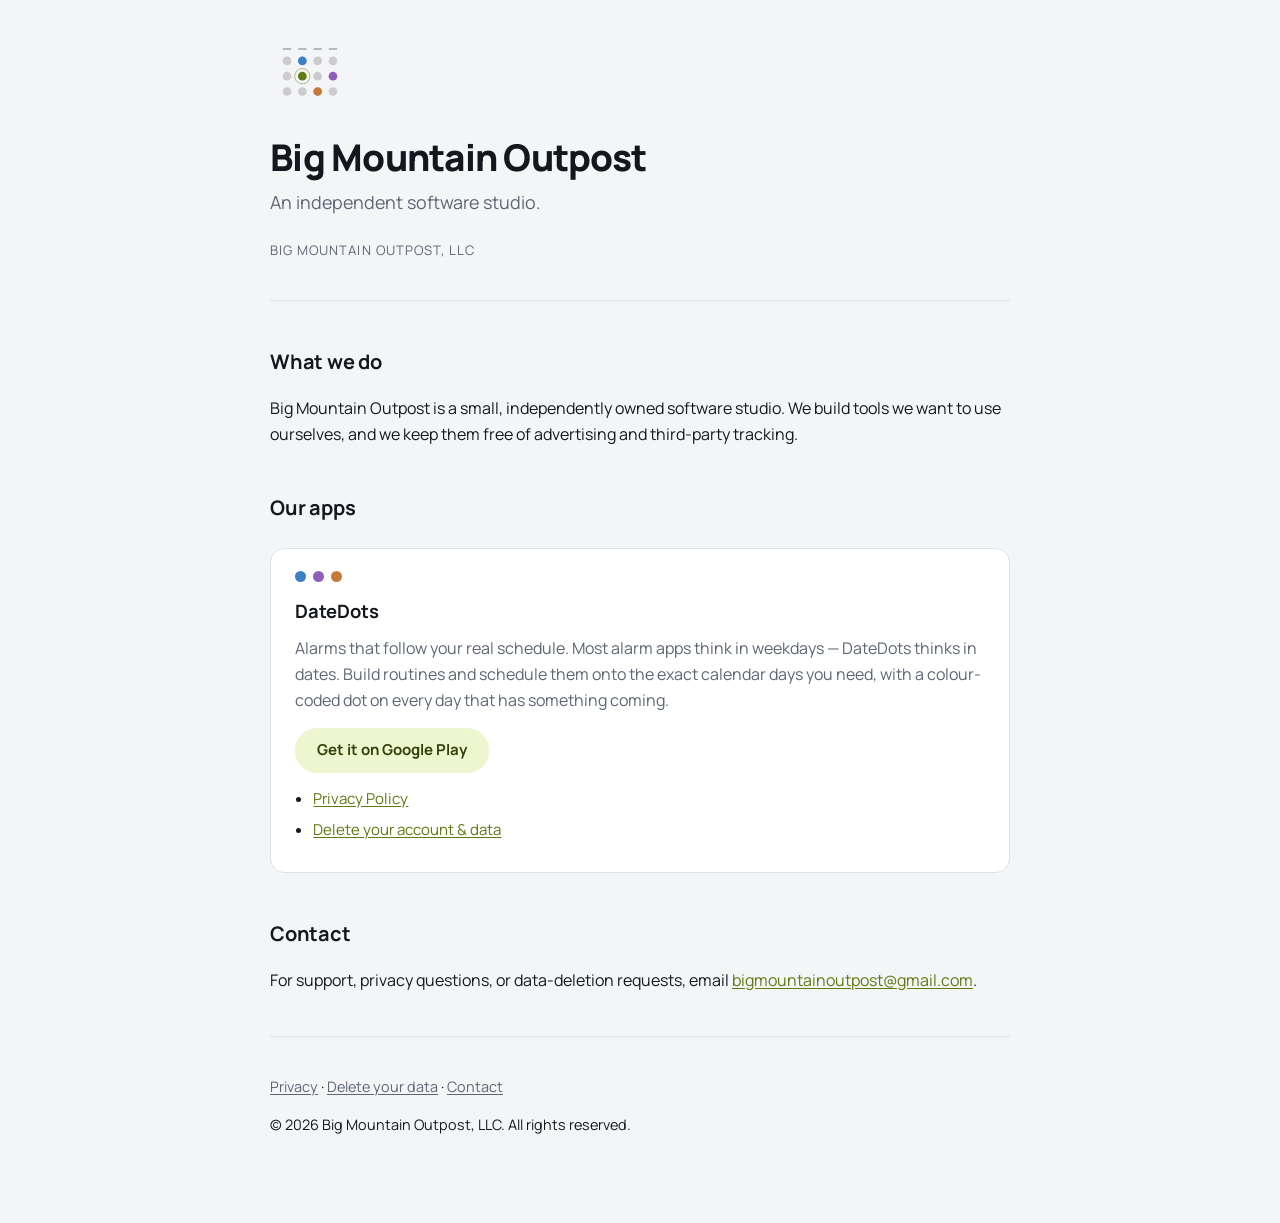
<file: index.html>
<!DOCTYPE html>
<html lang="en">
<head>
<meta charset="utf-8">
<meta name="viewport" content="width=device-width, initial-scale=1">
<title>Big Mountain Outpost, LLC</title>
<meta name="description" content="Big Mountain Outpost, LLC — an independent software studio. Maker of DateDots, an alarm app built around the calendar.">
<meta name="color-scheme" content="light dark">
<link rel="stylesheet" href="assets/site.css">
<link rel="icon" href="datedots-icon.svg" type="image/svg+xml">
<style>
  /* Page-specific layout only. The visual system lives in assets/site.css. */
  body { max-width: 780px; }
  .hero .mark { width: 80px; height: 80px; margin-bottom: 24px; }
  .hero h1 { font-size: 2.3em; line-height: 1.15; margin-bottom: 10px; }
  .lede { font-size: 1.12em; color: var(--on-variant); margin: 0; max-width: 34em; }
  .entity { font-size: 0.82em; color: var(--on-variant); letter-spacing: 0.08em;
            text-transform: uppercase; margin-top: 22px; }
  .product { background: var(--container); border: 1px solid var(--hairline);
             border-radius: 14px; padding: 22px 24px; margin: 24px 0; }
  .product h3 { margin: 0 0 8px; font-size: 1.15em; }
  .product p { margin: 0 0 14px; color: var(--on-variant); }
  /* The store link is the one action on this page, so it reads as a button
     rather than another bullet. Tonal, not filled: the accent is spent once.
     Do not move this into assets/site.css — that file is GENERATED by
     chronos/tools/gen_legal_html.py and hand edits are overwritten. */
  .product .store { margin: 0 0 14px; }
  .product .store a { display: inline-block; background: var(--accent-container);
                      color: var(--on-accent-container); padding: 10px 22px;
                      border-radius: 22px; font-weight: 700;
                      text-decoration: none; font-size: 0.94em; }
  .product .store a:hover, .product .store a:focus-visible {
                      background: var(--primary); color: var(--surface); }
  .product ul { margin: 0; padding-left: 1.15em; }
  .product li { font-size: 0.94em; }
  .legend { display: flex; gap: 7px; margin-bottom: 14px; }
  .legend i { width: 11px; height: 11px; border-radius: 50%; display: block; }
</style>
</head>
<body>

<div class="hero">
  <img class="mark mark-light" src="datedots-mark-on-light.svg" alt="Big Mountain Outpost">
  <img class="mark mark-dark" src="datedots-mark-on-dark.svg" alt="Big Mountain Outpost">
  <h1>Big Mountain Outpost</h1>
  <p class="lede">An independent software studio.</p>
  <p class="entity">Big Mountain Outpost, LLC</p>
</div>

<hr>

<h2>What we do</h2>
<p>Big Mountain Outpost is a small, independently owned software studio. We build
tools we want to use ourselves, and we keep them free of advertising and
third-party tracking.</p>

<h2>Our apps</h2>

<div class="product">
  <div class="legend">
    <i style="background:#3D7FC4"></i><i style="background:#8E5FB8"></i><i style="background:#C67A3A"></i>
  </div>
  <h3>DateDots</h3>
  <p>Alarms that follow your real schedule. Most alarm apps think in weekdays —
  DateDots thinks in dates. Build routines and schedule them onto the exact
  calendar days you need, with a colour-coded dot on every day that has something
  coming.</p>
  <p class="store"><a href="https://play.google.com/store/apps/details?id=com.bigmountainoutpost.datedots">Get it on Google Play</a></p>
  <ul>
    <li><a href="privacy.html">Privacy Policy</a></li>
    <li><a href="delete.html">Delete your account &amp; data</a></li>
  </ul>
</div>

<h2>Contact</h2>
<p>For support, privacy questions, or data-deletion requests, email
<a href="mailto:bigmountainoutpost@gmail.com">bigmountainoutpost@gmail.com</a>.</p>

<footer>
  <p><a href="privacy.html">Privacy</a> · <a href="delete.html">Delete your data</a> ·
     <a href="mailto:bigmountainoutpost@gmail.com">Contact</a></p>
  <p>© 2026 Big Mountain Outpost, LLC. All rights reserved.</p>
</footer>

</body>
</html>
</file>
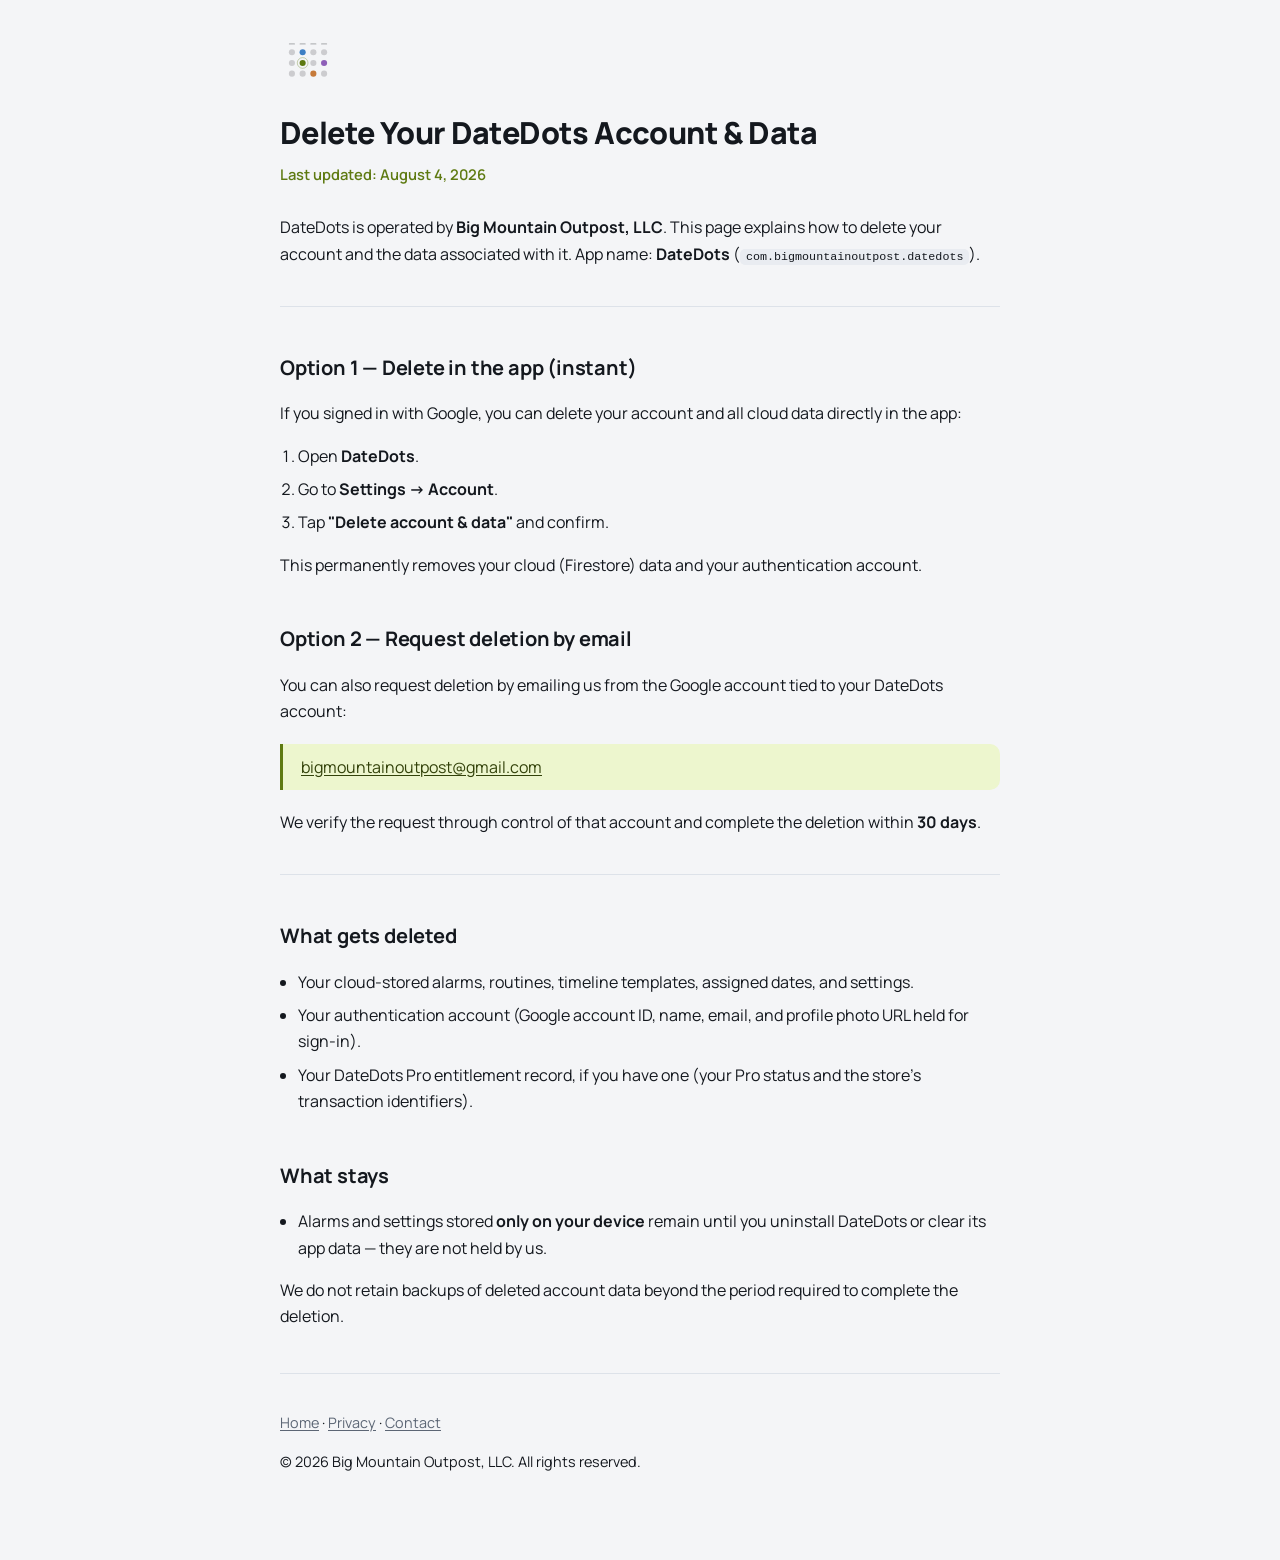
<file: delete.html>
<!DOCTYPE html>
<html lang="en">
<head>
<meta charset="utf-8">
<meta name="viewport" content="width=device-width, initial-scale=1">
<title>DateDots — Delete Your Account &amp; Data</title>
<meta name="color-scheme" content="light dark">
<link rel="stylesheet" href="assets/site.css">
<link rel="icon" href="datedots-icon.svg" type="image/svg+xml">
<style>
  ol { padding-left: 1.15em; }
  ol li { margin: 7px 0; }
  code { background: var(--container-high); padding: 1px 6px; border-radius: 5px;
         font-size: 0.9em; }
</style>
</head>
<body>

<a href="index.html" aria-label="Big Mountain Outpost home">
  <img class="mark mark-light" src="datedots-mark-on-light.svg" alt="DateDots">
  <img class="mark mark-dark" src="datedots-mark-on-dark.svg" alt="DateDots">
</a>


<h1>Delete Your DateDots Account &amp; Data</h1>
<p class="updated">Last updated: August 4, 2026</p>

<p>DateDots is operated by <strong>Big Mountain Outpost, LLC</strong>. This page
explains how to delete your account and the data associated with it. App name:
<strong>DateDots</strong> (<code>com.bigmountainoutpost.datedots</code>).</p>

<hr>

<h2>Option 1 — Delete in the app (instant)</h2>
<p>If you signed in with Google, you can delete your account and all cloud data
directly in the app:</p>
<ol>
  <li>Open <strong>DateDots</strong>.</li>
  <li>Go to <strong>Settings → Account</strong>.</li>
  <li>Tap <strong>"Delete account &amp; data"</strong> and confirm.</li>
</ol>
<p>This permanently removes your cloud (Firestore) data and your authentication
account.</p>

<h2>Option 2 — Request deletion by email</h2>
<p>You can also request deletion by emailing us from the Google account tied to
your DateDots account:</p>
<blockquote><a href="mailto:bigmountainoutpost@gmail.com">bigmountainoutpost@gmail.com</a></blockquote>
<p>We verify the request through control of that account and complete the
deletion within <strong>30 days</strong>.</p>

<hr>

<h2>What gets deleted</h2>
<ul>
  <li>Your cloud-stored alarms, routines, timeline templates, assigned dates,
      and settings.</li>
  <li>Your authentication account (Google account ID, name, email, and profile
      photo URL held for sign-in).</li>
  <li>Your DateDots Pro entitlement record, if you have one (your Pro status and
      the store's transaction identifiers).</li>
</ul>

<h2>What stays</h2>
<ul>
  <li>Alarms and settings stored <strong>only on your device</strong> remain
      until you uninstall DateDots or clear its app data — they are not held by
      us.</li>
</ul>
<p>We do not retain backups of deleted account data beyond the period required
to complete the deletion.</p>

<footer>
  <p><a href="index.html">Home</a> · <a href="privacy.html">Privacy</a> ·
     <a href="mailto:bigmountainoutpost@gmail.com">Contact</a></p>
  <p>© 2026 Big Mountain Outpost, LLC. All rights reserved.</p>
</footer>

</body>
</html>
</file>
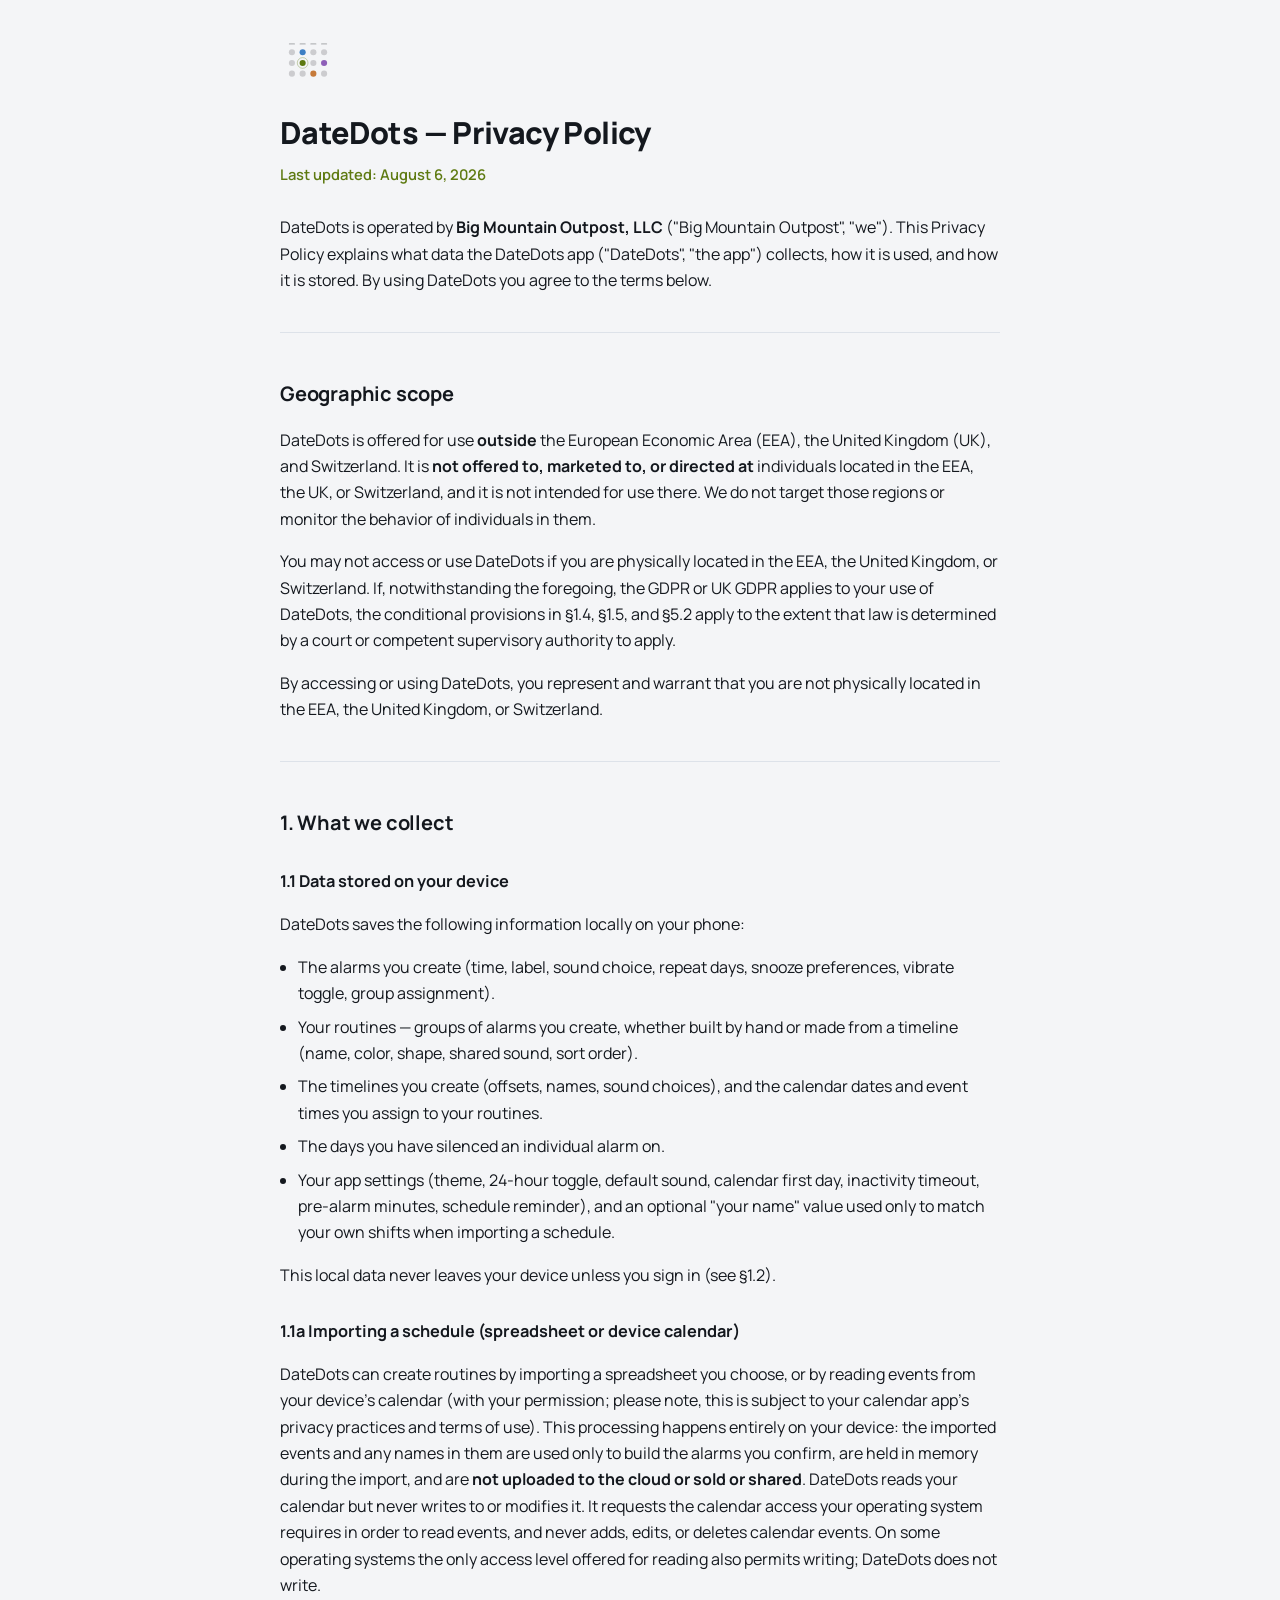
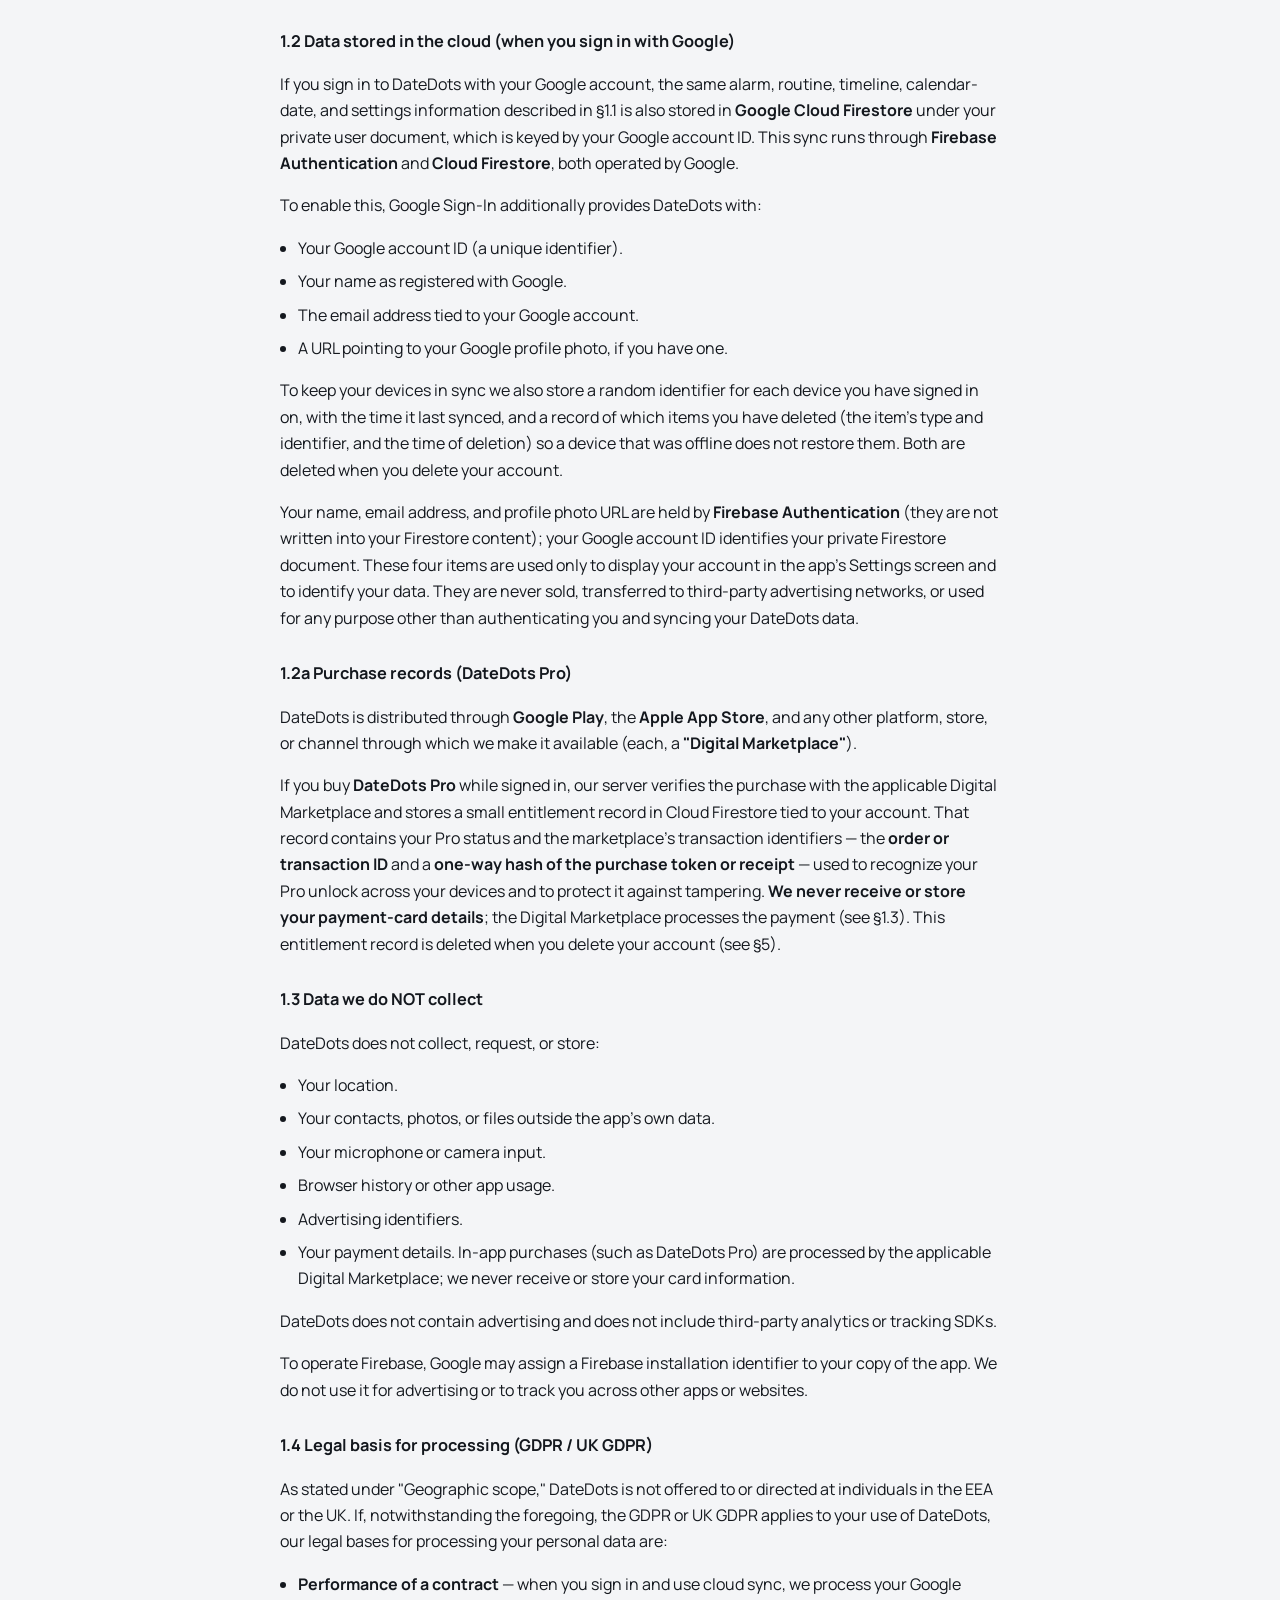
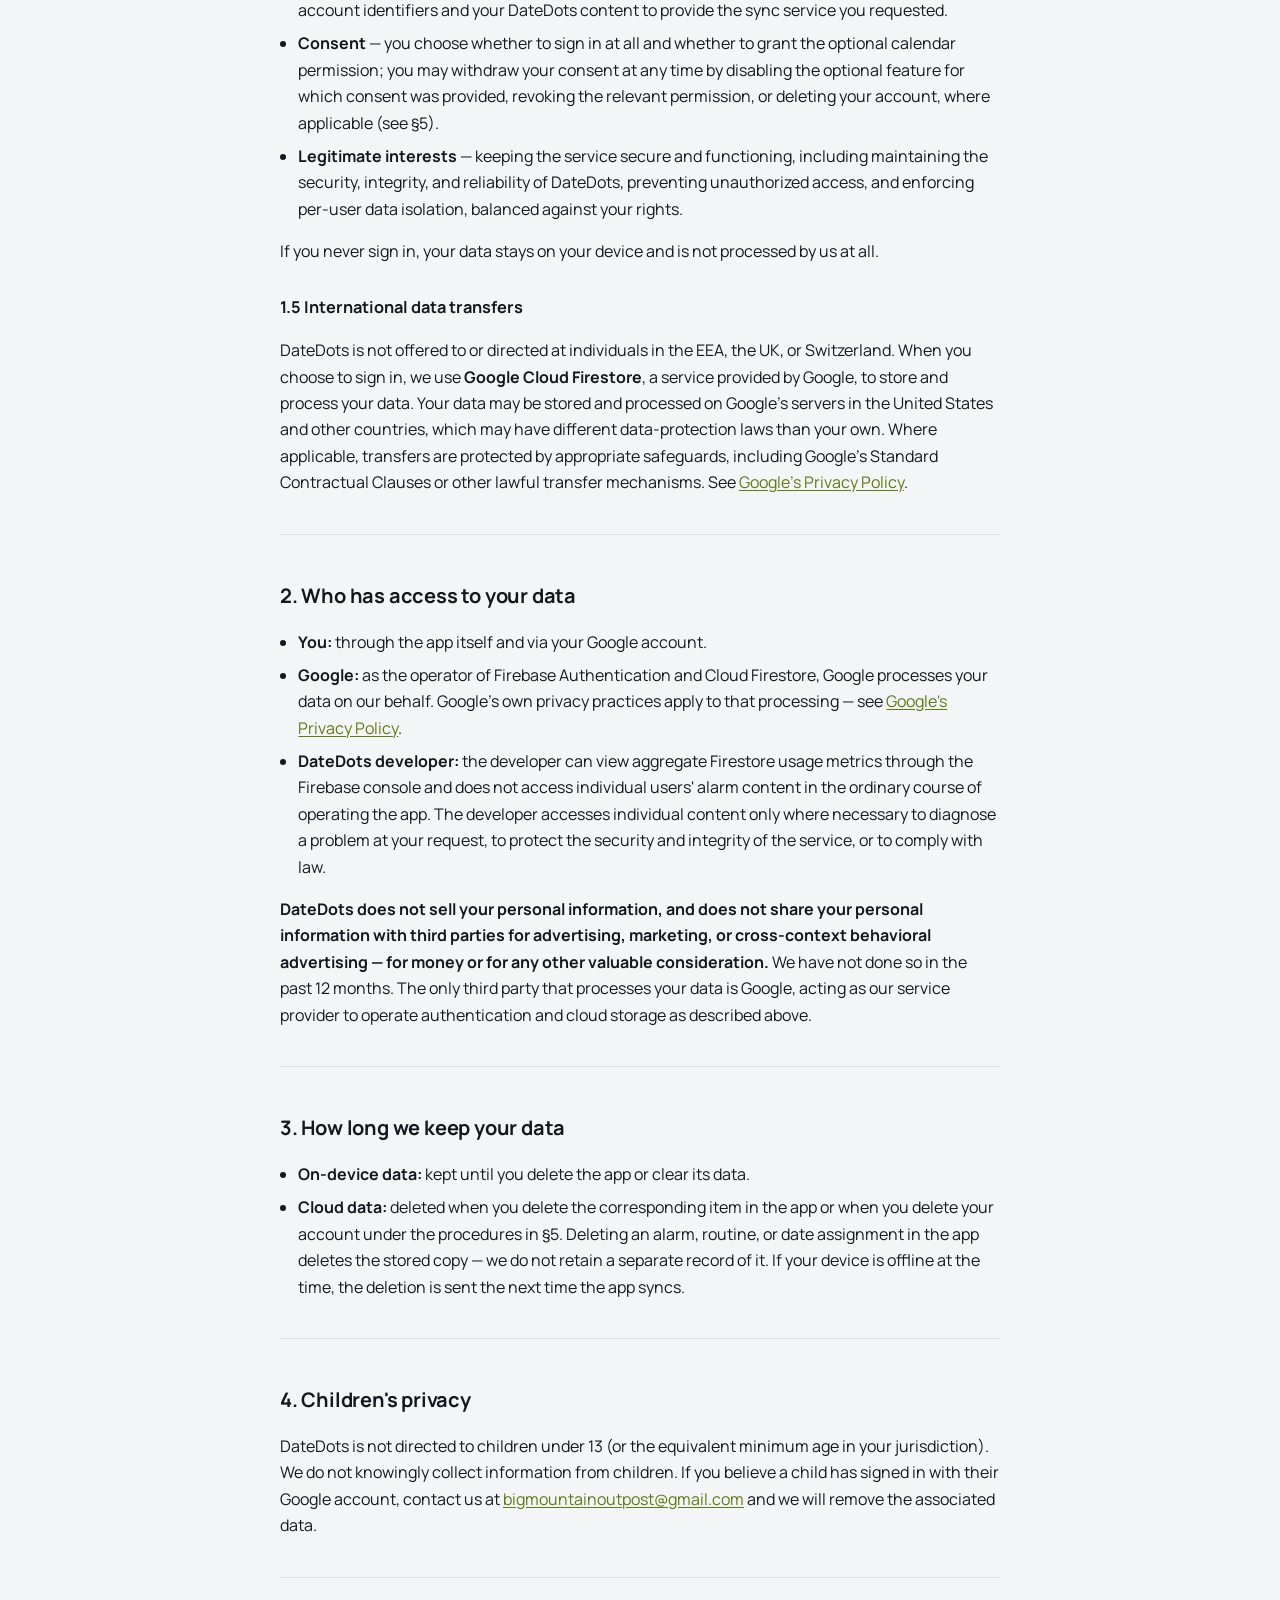
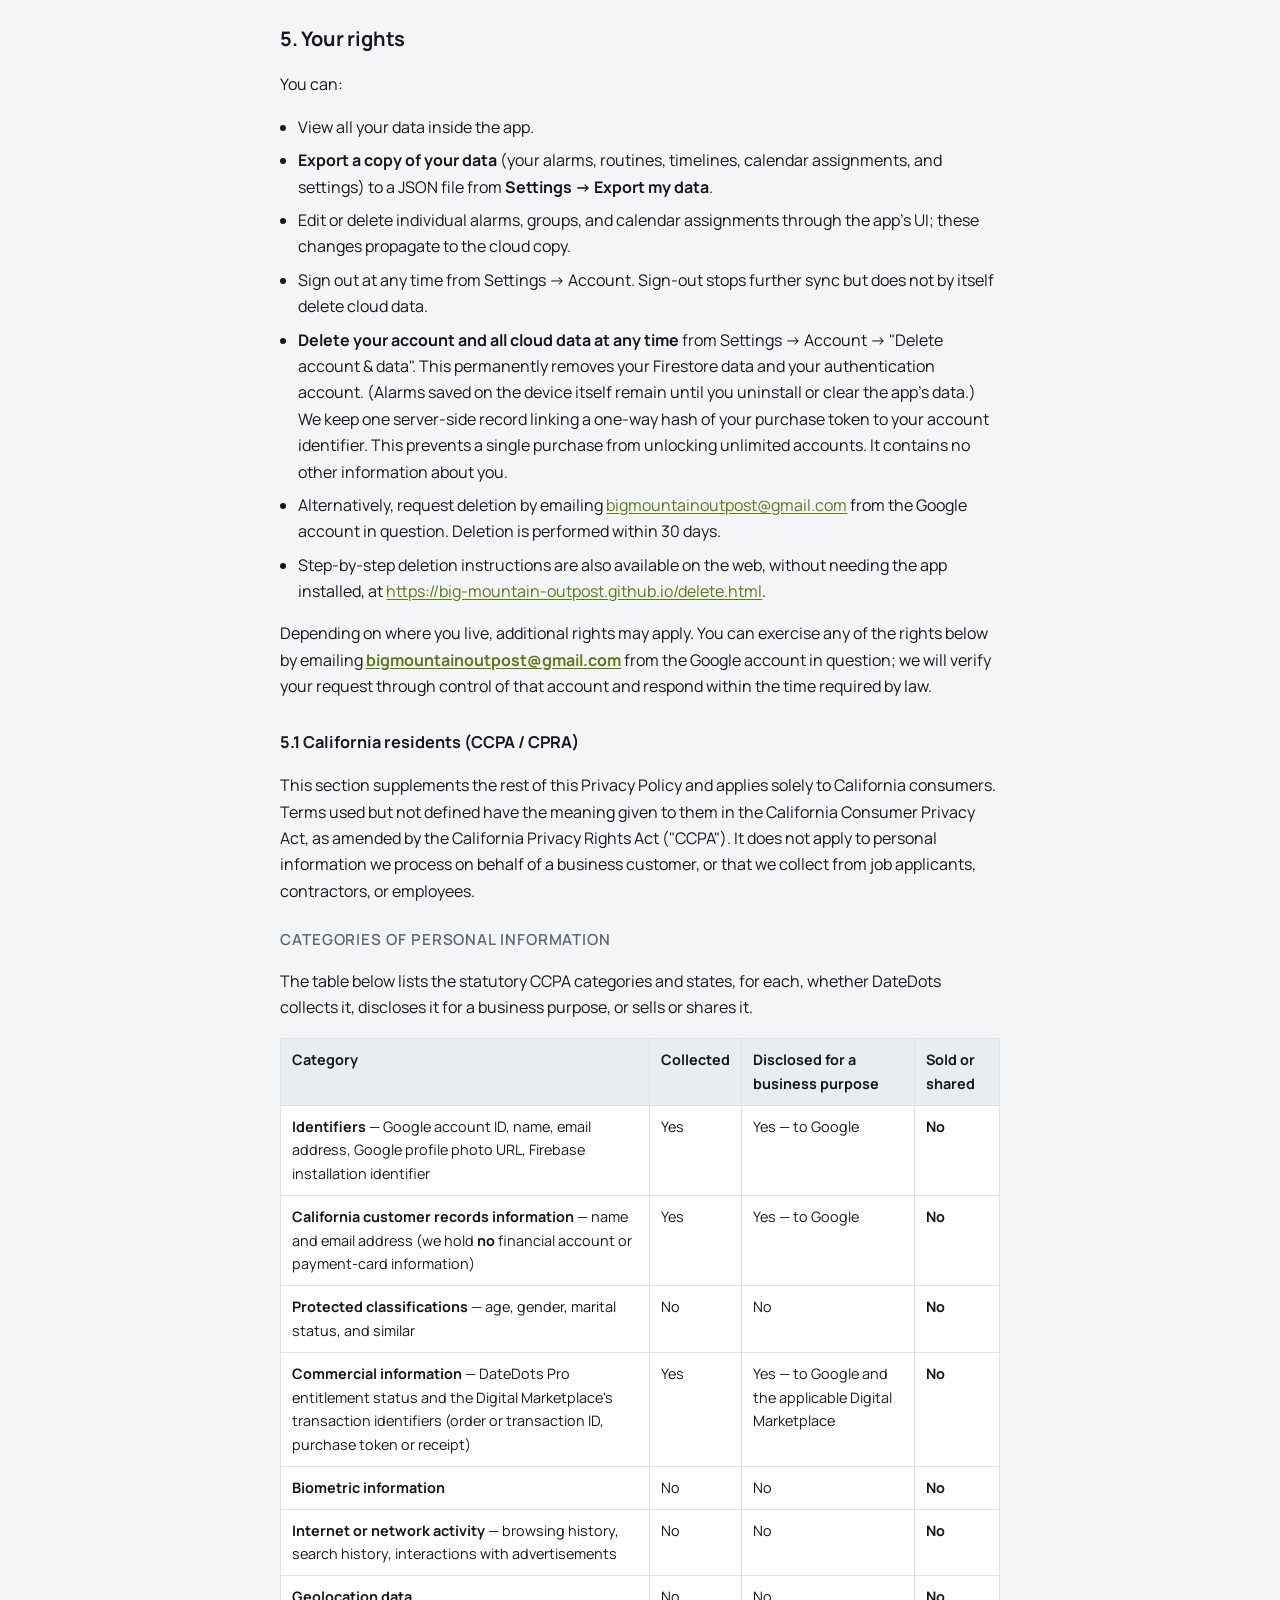
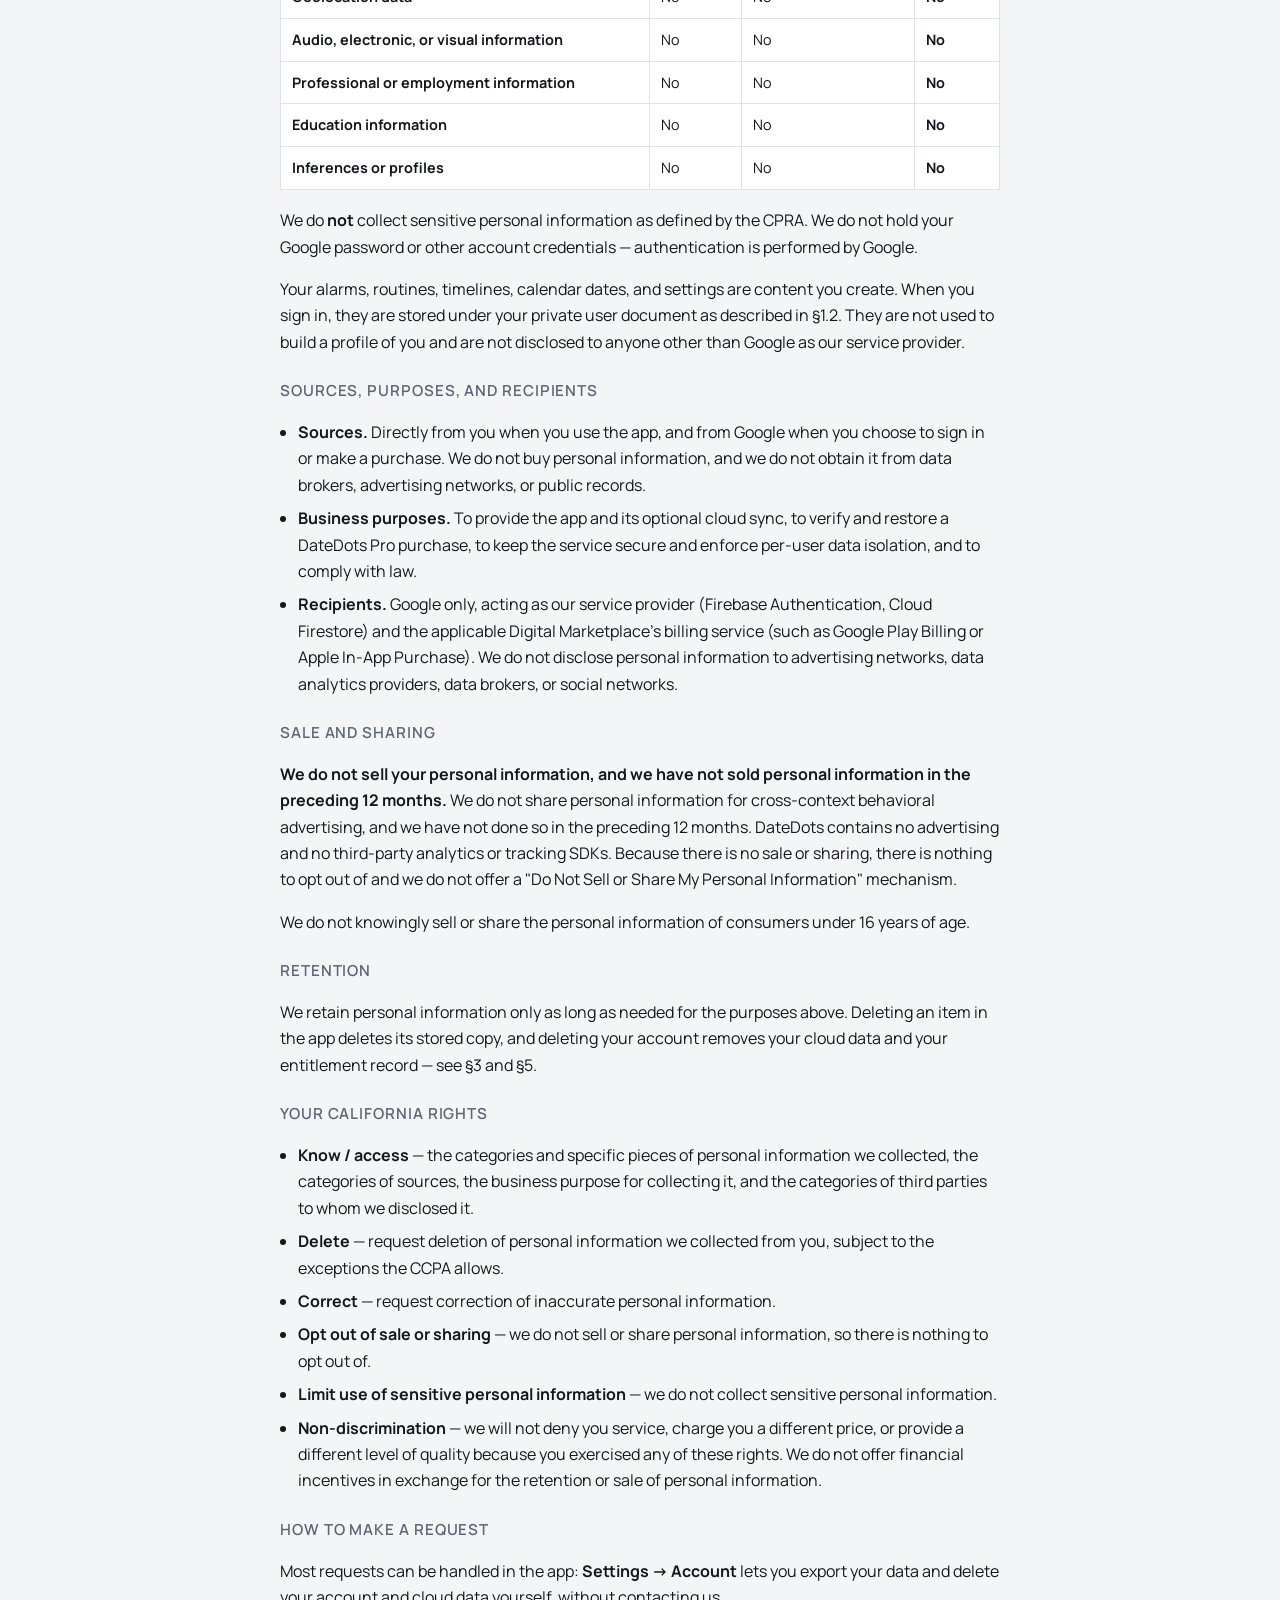
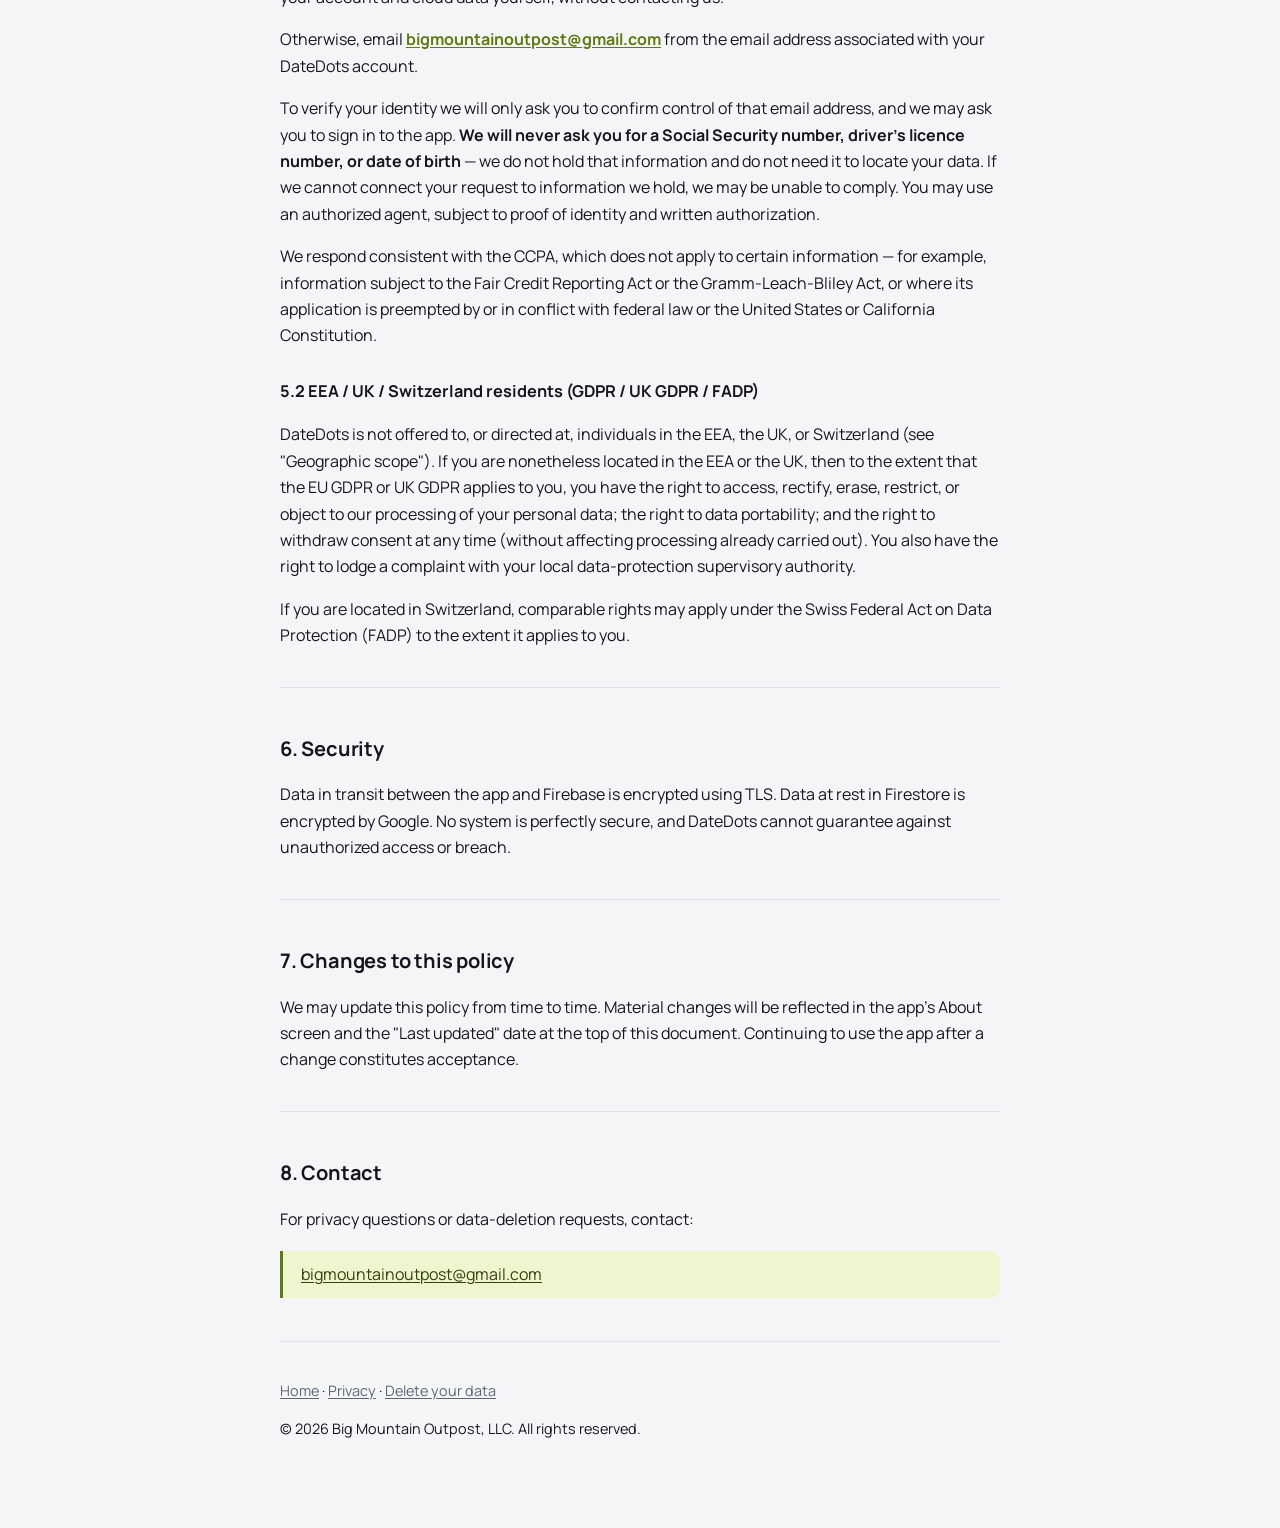
<file: privacy.html>
<!DOCTYPE html>
<html lang="en">
<head>
<meta charset="utf-8">
<meta name="viewport" content="width=device-width, initial-scale=1">
<title>DateDots — Privacy Policy</title>
<meta name="color-scheme" content="light dark">
<link rel="stylesheet" href="assets/site.css">
</head>
<body>

<a href="index.html" aria-label="Big Mountain Outpost home">
  <img class="mark mark-light" src="datedots-mark-on-light.svg" alt="DateDots">
  <img class="mark mark-dark" src="datedots-mark-on-dark.svg" alt="DateDots">
</a>

<h1>DateDots — Privacy Policy</h1>
<p class="updated">Last updated: August 6, 2026</p>
<p>DateDots is operated by <strong>Big Mountain Outpost, LLC</strong> ("Big Mountain Outpost", "we"). This Privacy Policy explains what data the DateDots app ("DateDots", "the app") collects, how it is used, and how it is stored. By using DateDots you agree to the terms below.</p>

<hr>


<h2>Geographic scope</h2>
<p>DateDots is offered for use <strong>outside</strong> the European Economic Area (EEA), the United Kingdom (UK), and Switzerland. It is <strong>not offered to, marketed to, or directed at</strong> individuals located in the EEA, the UK, or Switzerland, and it is not intended for use there. We do not target those regions or monitor the behavior of individuals in them.</p>
<p>You may not access or use DateDots if you are physically located in the EEA, the United Kingdom, or Switzerland. If, notwithstanding the foregoing, the GDPR or UK GDPR applies to your use of DateDots, the conditional provisions in §1.4, §1.5, and §5.2 apply to the extent that law is determined by a court or competent supervisory authority to apply.</p>
<p>By accessing or using DateDots, you represent and warrant that you are not physically located in the EEA, the United Kingdom, or Switzerland.</p>

<hr>


<h2>1. What we collect</h2>

<h3>1.1 Data stored on your device</h3>
<p>DateDots saves the following information locally on your phone:</p>
<ul>
  <li>The alarms you create (time, label, sound choice, repeat days, snooze preferences, vibrate toggle, group assignment).</li>
  <li>Your routines — groups of alarms you create, whether built by hand or made from a timeline (name, color, shape, shared sound, sort order).</li>
  <li>The timelines you create (offsets, names, sound choices), and the calendar dates and event times you assign to your routines.</li>
  <li>The days you have silenced an individual alarm on.</li>
  <li>Your app settings (theme, 24-hour toggle, default sound, calendar first day, inactivity timeout, pre-alarm minutes, schedule reminder), and an optional "your name" value used only to match your own shifts when importing a schedule.</li>
</ul>
<p>This local data never leaves your device unless you sign in (see §1.2).</p>

<h3>1.1a Importing a schedule (spreadsheet or device calendar)</h3>
<p>DateDots can create routines by importing a spreadsheet you choose, or by reading events from your device's calendar (with your permission; please note, this is subject to your calendar app's privacy practices and terms of use). This processing happens entirely on your device: the imported events and any names in them are used only to build the alarms you confirm, are held in memory during the import, and are <strong>not uploaded to the cloud or sold or shared</strong>. DateDots reads your calendar but never writes to or modifies it. It requests the calendar access your operating system requires in order to read events, and never adds, edits, or deletes calendar events. On some operating systems the only access level offered for reading also permits writing; DateDots does not write.</p>

<h3>1.2 Data stored in the cloud (when you sign in with Google)</h3>
<p>If you sign in to DateDots with your Google account, the same alarm, routine, timeline, calendar-date, and settings information described in §1.1 is also stored in <strong>Google Cloud Firestore</strong> under your private user document, which is keyed by your Google account ID. This sync runs through <strong>Firebase Authentication</strong> and <strong>Cloud Firestore</strong>, both operated by Google.</p>
<p>To enable this, Google Sign-In additionally provides DateDots with:</p>
<ul>
  <li>Your Google account ID (a unique identifier).</li>
  <li>Your name as registered with Google.</li>
  <li>The email address tied to your Google account.</li>
  <li>A URL pointing to your Google profile photo, if you have one.</li>
</ul>
<p>To keep your devices in sync we also store a random identifier for each device you have signed in on, with the time it last synced, and a record of which items you have deleted (the item's type and identifier, and the time of deletion) so a device that was offline does not restore them. Both are deleted when you delete your account.</p>
<p>Your name, email address, and profile photo URL are held by <strong>Firebase Authentication</strong> (they are not written into your Firestore content); your Google account ID identifies your private Firestore document. These four items are used only to display your account in the app's Settings screen and to identify your data. They are never sold, transferred to third-party advertising networks, or used for any purpose other than authenticating you and syncing your DateDots data.</p>

<h3>1.2a Purchase records (DateDots Pro)</h3>
<p>DateDots is distributed through <strong>Google Play</strong>, the <strong>Apple App Store</strong>, and any other platform, store, or channel through which we make it available (each, a <strong>"Digital Marketplace"</strong>).</p>
<p>If you buy <strong>DateDots Pro</strong> while signed in, our server verifies the purchase with the applicable Digital Marketplace and stores a small entitlement record in Cloud Firestore tied to your account. That record contains your Pro status and the marketplace's transaction identifiers — the <strong>order or transaction ID</strong> and a <strong>one-way hash of the purchase token or receipt</strong> — used to recognize your Pro unlock across your devices and to protect it against tampering. <strong>We never receive or store your payment-card details</strong>; the Digital Marketplace processes the payment (see §1.3). This entitlement record is deleted when you delete your account (see §5).</p>

<h3>1.3 Data we do NOT collect</h3>
<p>DateDots does not collect, request, or store:</p>
<ul>
  <li>Your location.</li>
  <li>Your contacts, photos, or files outside the app's own data.</li>
  <li>Your microphone or camera input.</li>
  <li>Browser history or other app usage.</li>
  <li>Advertising identifiers.</li>
  <li>Your payment details. In-app purchases (such as DateDots Pro) are processed by the applicable Digital Marketplace; we never receive or store your card information.</li>
</ul>
<p>DateDots does not contain advertising and does not include third-party analytics or tracking SDKs.</p>
<p>To operate Firebase, Google may assign a Firebase installation identifier to your copy of the app. We do not use it for advertising or to track you across other apps or websites.</p>

<h3>1.4 Legal basis for processing (GDPR / UK GDPR)</h3>
<p>As stated under "Geographic scope," DateDots is not offered to or directed at individuals in the EEA or the UK. If, notwithstanding the foregoing, the GDPR or UK GDPR applies to your use of DateDots, our legal bases for processing your personal data are:</p>
<ul>
  <li><strong>Performance of a contract</strong> — when you sign in and use cloud sync, we process your Google account identifiers and your DateDots content to provide the sync service you requested.</li>
  <li><strong>Consent</strong> — you choose whether to sign in at all and whether to grant the optional calendar permission; you may withdraw your consent at any time by disabling the optional feature for which consent was provided, revoking the relevant permission, or deleting your account, where applicable (see §5).</li>
  <li><strong>Legitimate interests</strong> — keeping the service secure and functioning, including maintaining the security, integrity, and reliability of DateDots, preventing unauthorized access, and enforcing per-user data isolation, balanced against your rights.</li>
</ul>
<p>If you never sign in, your data stays on your device and is not processed by us at all.</p>

<h3>1.5 International data transfers</h3>
<p>DateDots is not offered to or directed at individuals in the EEA, the UK, or Switzerland. When you choose to sign in, we use <strong>Google Cloud Firestore</strong>, a service provided by Google, to store and process your data. Your data may be stored and processed on Google's servers in the United States and other countries, which may have different data-protection laws than your own. Where applicable, transfers are protected by appropriate safeguards, including Google's Standard Contractual Clauses or other lawful transfer mechanisms. See <a href="https://policies.google.com/privacy">Google's Privacy Policy</a>.</p>

<hr>


<h2>2. Who has access to your data</h2>
<ul>
  <li><strong>You:</strong> through the app itself and via your Google account.</li>
  <li><strong>Google:</strong> as the operator of Firebase Authentication and Cloud Firestore, Google processes your data on our behalf. Google's own privacy practices apply to that processing — see <a href="https://policies.google.com/privacy">Google's Privacy Policy</a>.</li>
  <li><strong>DateDots developer:</strong> the developer can view aggregate Firestore usage metrics through the Firebase console and does not access individual users' alarm content in the ordinary course of operating the app. The developer accesses individual content only where necessary to diagnose a problem at your request, to protect the security and integrity of the service, or to comply with law.</li>
</ul>
<p><strong>DateDots does not sell your personal information, and does not share your personal information with third parties for advertising, marketing, or cross-context behavioral advertising — for money or for any other valuable consideration.</strong> We have not done so in the past 12 months. The only third party that processes your data is Google, acting as our service provider to operate authentication and cloud storage as described above.</p>

<hr>


<h2>3. How long we keep your data</h2>
<ul>
  <li><strong>On-device data:</strong> kept until you delete the app or clear its data.</li>
  <li><strong>Cloud data:</strong> deleted when you delete the corresponding item in the app or when you delete your account under the procedures in §5. Deleting an alarm, routine, or date assignment in the app deletes the stored copy — we do not retain a separate record of it. If your device is offline at the time, the deletion is sent the next time the app syncs.</li>
</ul>

<hr>


<h2>4. Children's privacy</h2>
<p>DateDots is not directed to children under 13 (or the equivalent minimum age in your jurisdiction). We do not knowingly collect information from children. If you believe a child has signed in with their Google account, contact us at <a href="mailto:bigmountainoutpost@gmail.com">bigmountainoutpost@gmail.com</a> and we will remove the associated data.</p>

<hr>


<h2>5. Your rights</h2>
<p>You can:</p>
<ul>
  <li>View all your data inside the app.</li>
  <li><strong>Export a copy of your data</strong> (your alarms, routines, timelines, calendar assignments, and settings) to a JSON file from <strong>Settings → Export my data</strong>.</li>
  <li>Edit or delete individual alarms, groups, and calendar assignments through the app's UI; these changes propagate to the cloud copy.</li>
  <li>Sign out at any time from Settings → Account. Sign-out stops further sync but does not by itself delete cloud data.</li>
  <li><strong>Delete your account and all cloud data at any time</strong> from Settings → Account → "Delete account &amp; data". This permanently removes your Firestore data and your authentication account. (Alarms saved on the device itself remain until you uninstall or clear the app's data.) We keep one server-side record linking a one-way hash of your purchase token to your account identifier. This prevents a single purchase from unlocking unlimited accounts. It contains no other information about you.</li>
  <li>Alternatively, request deletion by emailing <a href="mailto:bigmountainoutpost@gmail.com">bigmountainoutpost@gmail.com</a> from the Google account in question. Deletion is performed within 30 days.</li>
  <li>Step-by-step deletion instructions are also available on the web, without needing the app installed, at <a href="https://big-mountain-outpost.github.io/delete.html">https://big-mountain-outpost.github.io/delete.html</a>.</li>
</ul>
<p>Depending on where you live, additional rights may apply. You can exercise any of the rights below by emailing <strong><a href="mailto:bigmountainoutpost@gmail.com">bigmountainoutpost@gmail.com</a></strong> from the Google account in question; we will verify your request through control of that account and respond within the time required by law.</p>

<h3>5.1 California residents (CCPA / CPRA)</h3>
<p>This section supplements the rest of this Privacy Policy and applies solely to California consumers. Terms used but not defined have the meaning given to them in the California Consumer Privacy Act, as amended by the California Privacy Rights Act ("CCPA"). It does not apply to personal information we process on behalf of a business customer, or that we collect from job applicants, contractors, or employees.</p>

<h4>Categories of personal information</h4>
<p>The table below lists the statutory CCPA categories and states, for each, whether DateDots collects it, discloses it for a business purpose, or sells or shares it.</p>
<table>
<thead><tr><th>Category</th><th>Collected</th><th>Disclosed for a business purpose</th><th>Sold or shared</th></tr></thead>
<tbody>
<tr><td><strong>Identifiers</strong> — Google account ID, name, email address, Google profile photo URL, Firebase installation identifier</td><td>Yes</td><td>Yes — to Google</td><td><strong>No</strong></td></tr>
<tr><td><strong>California customer records information</strong> — name and email address (we hold <strong>no</strong> financial account or payment-card information)</td><td>Yes</td><td>Yes — to Google</td><td><strong>No</strong></td></tr>
<tr><td><strong>Protected classifications</strong> — age, gender, marital status, and similar</td><td>No</td><td>No</td><td><strong>No</strong></td></tr>
<tr><td><strong>Commercial information</strong> — DateDots Pro entitlement status and the Digital Marketplace's transaction identifiers (order or transaction ID, purchase token or receipt)</td><td>Yes</td><td>Yes — to Google and the applicable Digital Marketplace</td><td><strong>No</strong></td></tr>
<tr><td><strong>Biometric information</strong></td><td>No</td><td>No</td><td><strong>No</strong></td></tr>
<tr><td><strong>Internet or network activity</strong> — browsing history, search history, interactions with advertisements</td><td>No</td><td>No</td><td><strong>No</strong></td></tr>
<tr><td><strong>Geolocation data</strong></td><td>No</td><td>No</td><td><strong>No</strong></td></tr>
<tr><td><strong>Audio, electronic, or visual information</strong></td><td>No</td><td>No</td><td><strong>No</strong></td></tr>
<tr><td><strong>Professional or employment information</strong></td><td>No</td><td>No</td><td><strong>No</strong></td></tr>
<tr><td><strong>Education information</strong></td><td>No</td><td>No</td><td><strong>No</strong></td></tr>
<tr><td><strong>Inferences or profiles</strong></td><td>No</td><td>No</td><td><strong>No</strong></td></tr>
</tbody>
</table>
<p>We do <strong>not</strong> collect sensitive personal information as defined by the CPRA. We do not hold your Google password or other account credentials — authentication is performed by Google.</p>
<p>Your alarms, routines, timelines, calendar dates, and settings are content you create. When you sign in, they are stored under your private user document as described in §1.2. They are not used to build a profile of you and are not disclosed to anyone other than Google as our service provider.</p>

<h4>Sources, purposes, and recipients</h4>
<ul>
  <li><strong>Sources.</strong> Directly from you when you use the app, and from Google when you choose to sign in or make a purchase. We do not buy personal information, and we do not obtain it from data brokers, advertising networks, or public records.</li>
  <li><strong>Business purposes.</strong> To provide the app and its optional cloud sync, to verify and restore a DateDots Pro purchase, to keep the service secure and enforce per-user data isolation, and to comply with law.</li>
  <li><strong>Recipients.</strong> Google only, acting as our service provider (Firebase Authentication, Cloud Firestore) and the applicable Digital Marketplace's billing service (such as Google Play Billing or Apple In-App Purchase). We do not disclose personal information to advertising networks, data analytics providers, data brokers, or social networks.</li>
</ul>

<h4>Sale and sharing</h4>
<p><strong>We do not sell your personal information, and we have not sold personal information in the preceding 12 months.</strong> We do not share personal information for cross-context behavioral advertising, and we have not done so in the preceding 12 months. DateDots contains no advertising and no third-party analytics or tracking SDKs. Because there is no sale or sharing, there is nothing to opt out of and we do not offer a "Do Not Sell or Share My Personal Information" mechanism.</p>
<p>We do not knowingly sell or share the personal information of consumers under 16 years of age.</p>

<h4>Retention</h4>
<p>We retain personal information only as long as needed for the purposes above. Deleting an item in the app deletes its stored copy, and deleting your account removes your cloud data and your entitlement record — see §3 and §5.</p>

<h4>Your California rights</h4>
<ul>
  <li><strong>Know / access</strong> — the categories and specific pieces of personal information we collected, the categories of sources, the business purpose for collecting it, and the categories of third parties to whom we disclosed it.</li>
  <li><strong>Delete</strong> — request deletion of personal information we collected from you, subject to the exceptions the CCPA allows.</li>
  <li><strong>Correct</strong> — request correction of inaccurate personal information.</li>
  <li><strong>Opt out of sale or sharing</strong> — we do not sell or share personal information, so there is nothing to opt out of.</li>
  <li><strong>Limit use of sensitive personal information</strong> — we do not collect sensitive personal information.</li>
  <li><strong>Non-discrimination</strong> — we will not deny you service, charge you a different price, or provide a different level of quality because you exercised any of these rights. We do not offer financial incentives in exchange for the retention or sale of personal information.</li>
</ul>

<h4>How to make a request</h4>
<p>Most requests can be handled in the app: <strong>Settings → Account</strong> lets you export your data and delete your account and cloud data yourself, without contacting us.</p>
<p>Otherwise, email <strong><a href="mailto:bigmountainoutpost@gmail.com">bigmountainoutpost@gmail.com</a></strong> from the email address associated with your DateDots account.</p>
<p>To verify your identity we will only ask you to confirm control of that email address, and we may ask you to sign in to the app. <strong>We will never ask you for a Social Security number, driver's licence number, or date of birth</strong> — we do not hold that information and do not need it to locate your data. If we cannot connect your request to information we hold, we may be unable to comply. You may use an authorized agent, subject to proof of identity and written authorization.</p>
<p>We respond consistent with the CCPA, which does not apply to certain information — for example, information subject to the Fair Credit Reporting Act or the Gramm-Leach-Bliley Act, or where its application is preempted by or in conflict with federal law or the United States or California Constitution.</p>

<h3>5.2 EEA / UK / Switzerland residents (GDPR / UK GDPR / FADP)</h3>
<p>DateDots is not offered to, or directed at, individuals in the EEA, the UK, or Switzerland (see "Geographic scope"). If you are nonetheless located in the EEA or the UK, then to the extent that the EU GDPR or UK GDPR applies to you, you have the right to access, rectify, erase, restrict, or object to our processing of your personal data; the right to data portability; and the right to withdraw consent at any time (without affecting processing already carried out). You also have the right to lodge a complaint with your local data-protection supervisory authority.</p>
<p>If you are located in Switzerland, comparable rights may apply under the Swiss Federal Act on Data Protection (FADP) to the extent it applies to you.</p>

<hr>


<h2>6. Security</h2>
<p>Data in transit between the app and Firebase is encrypted using TLS. Data at rest in Firestore is encrypted by Google. No system is perfectly secure, and DateDots cannot guarantee against unauthorized access or breach.</p>

<hr>


<h2>7. Changes to this policy</h2>
<p>We may update this policy from time to time. Material changes will be reflected in the app's About screen and the "Last updated" date at the top of this document. Continuing to use the app after a change constitutes acceptance.</p>

<hr>


<h2>8. Contact</h2>
<p>For privacy questions or data-deletion requests, contact:</p>
<blockquote><a href="mailto:bigmountainoutpost@gmail.com">bigmountainoutpost@gmail.com</a></blockquote>

<footer>
  <p><a href="index.html">Home</a> · <a href="privacy.html">Privacy</a> ·
     <a href="delete.html">Delete your data</a></p>
  <p>© 2026 Big Mountain Outpost, LLC. All rights reserved.</p>
</footer>

</body>
</html>
</file>
<file: assets/site.css>
/* Generated by tools/gen_legal_html.py — do not edit. */
  @font-face { font-family: Manrope; font-weight: 400; font-display: swap;
               src: url(/assets/fonts/Manrope-Regular.woff2) format("woff2"); }
  @font-face { font-family: Manrope; font-weight: 600; font-display: swap;
               src: url(/assets/fonts/Manrope-SemiBold.woff2) format("woff2"); }
  @font-face { font-family: Manrope; font-weight: 700; font-display: swap;
               src: url(/assets/fonts/Manrope-Bold.woff2) format("woff2"); }
  @font-face { font-family: Manrope; font-weight: 800; font-display: swap;
               src: url(/assets/fonts/Manrope-ExtraBold.woff2) format("woff2"); }

  :root {
    --surface: #F4F5F7; --container: #FFFFFF; --container-high: #E9ECF1;
    --on-surface: #14181E; --on-variant: #5C6675;
    --primary: #5E7A11; --accent-container: #EDF6CE; --on-accent-container: #33420A;
    --hairline: #DDE2E9;
  }
  @media (prefers-color-scheme: dark) {
    :root {
      --surface: #0C0F13; --container: #151A21; --container-high: #1E242D;
      --on-surface: #E8ECF1; --on-variant: #98A2B0;
      --primary: #B8E23F; --accent-container: #252F0C; --on-accent-container: #D3EF87;
      --hairline: #262D37;
    }
  }

  * { box-sizing: border-box; }
  body { font-family: Manrope, -apple-system, "Segoe UI", Roboto, sans-serif;
         line-height: 1.65; color: var(--on-surface); background: var(--surface);
         max-width: 760px; margin: 0 auto; padding: 32px 20px 72px;
         -webkit-font-smoothing: antialiased; }
  .mark { display: block; width: 56px; height: 56px; margin-bottom: 20px; }
  h1 { font-weight: 800; font-size: 1.9em; letter-spacing: -0.02em; margin: 0 0 4px;
       color: var(--on-surface); }
  h2 { font-weight: 700; font-size: 1.25em; letter-spacing: -0.01em;
       margin-top: 2.2em; color: var(--on-surface); }
  h3 { font-weight: 700; font-size: 1.02em; margin-top: 1.8em; color: var(--on-surface); }
  h4 { font-weight: 600; font-size: 0.95em; margin: 1.5em 0 0.4em;
       color: var(--on-variant); text-transform: uppercase; letter-spacing: 0.06em; }
  p, li { color: var(--on-surface); }
  a { color: var(--primary); text-underline-offset: 2px; }
  strong { font-weight: 700; }
  /* The one place the accent is spent: the document's own date. */
  .updated { color: var(--primary); font-weight: 600; font-style: normal;
             font-size: 0.92em; margin: 0 0 28px; }
  blockquote { border-left: 3px solid var(--primary); margin: 1.2em 0;
               padding: 10px 18px; background: var(--accent-container);
               color: var(--on-accent-container); border-radius: 0 10px 10px 0; }
  blockquote a { color: var(--on-accent-container); }
  hr { border: none; border-top: 1px solid var(--hairline); margin: 2.4em 0; }
  ul { padding-left: 1.15em; }
  li { margin: 7px 0; }
  table { border-collapse: collapse; width: 100%; margin: 1.2em 0; font-size: 0.9em;
          display: block; overflow-x: auto; }
  th, td { border: 1px solid var(--hairline); padding: 9px 11px; text-align: left;
           vertical-align: top; }
  th { background: var(--container-high); font-weight: 700; }
  td { background: var(--container); }
  footer { margin-top: 3em; padding-top: 1.6em; border-top: 1px solid var(--hairline);
           color: var(--on-variant); font-size: 0.9em; }
  footer a { color: var(--on-variant); }
  .mark-dark { display: none; }
  @media (prefers-color-scheme: dark) {
    .mark-light { display: none; }
    .mark-dark { display: block; }
  }
</file>
